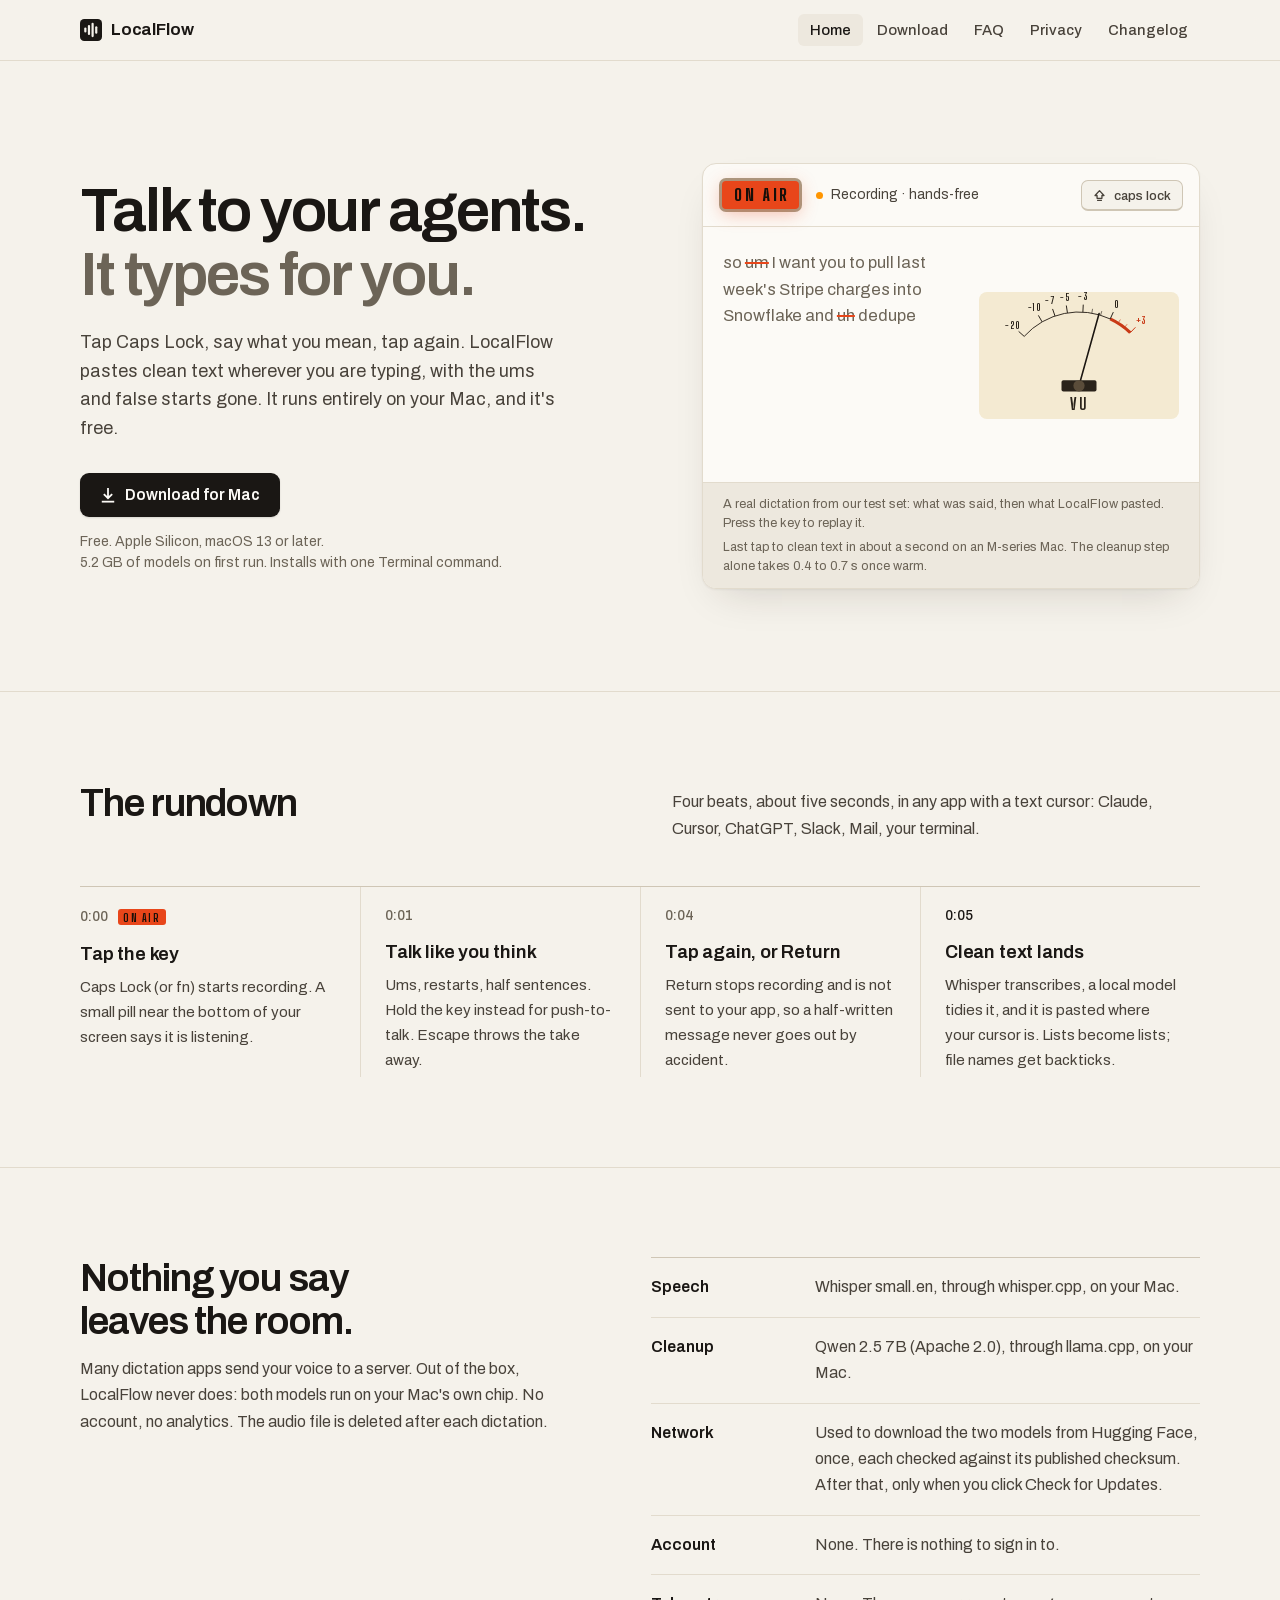
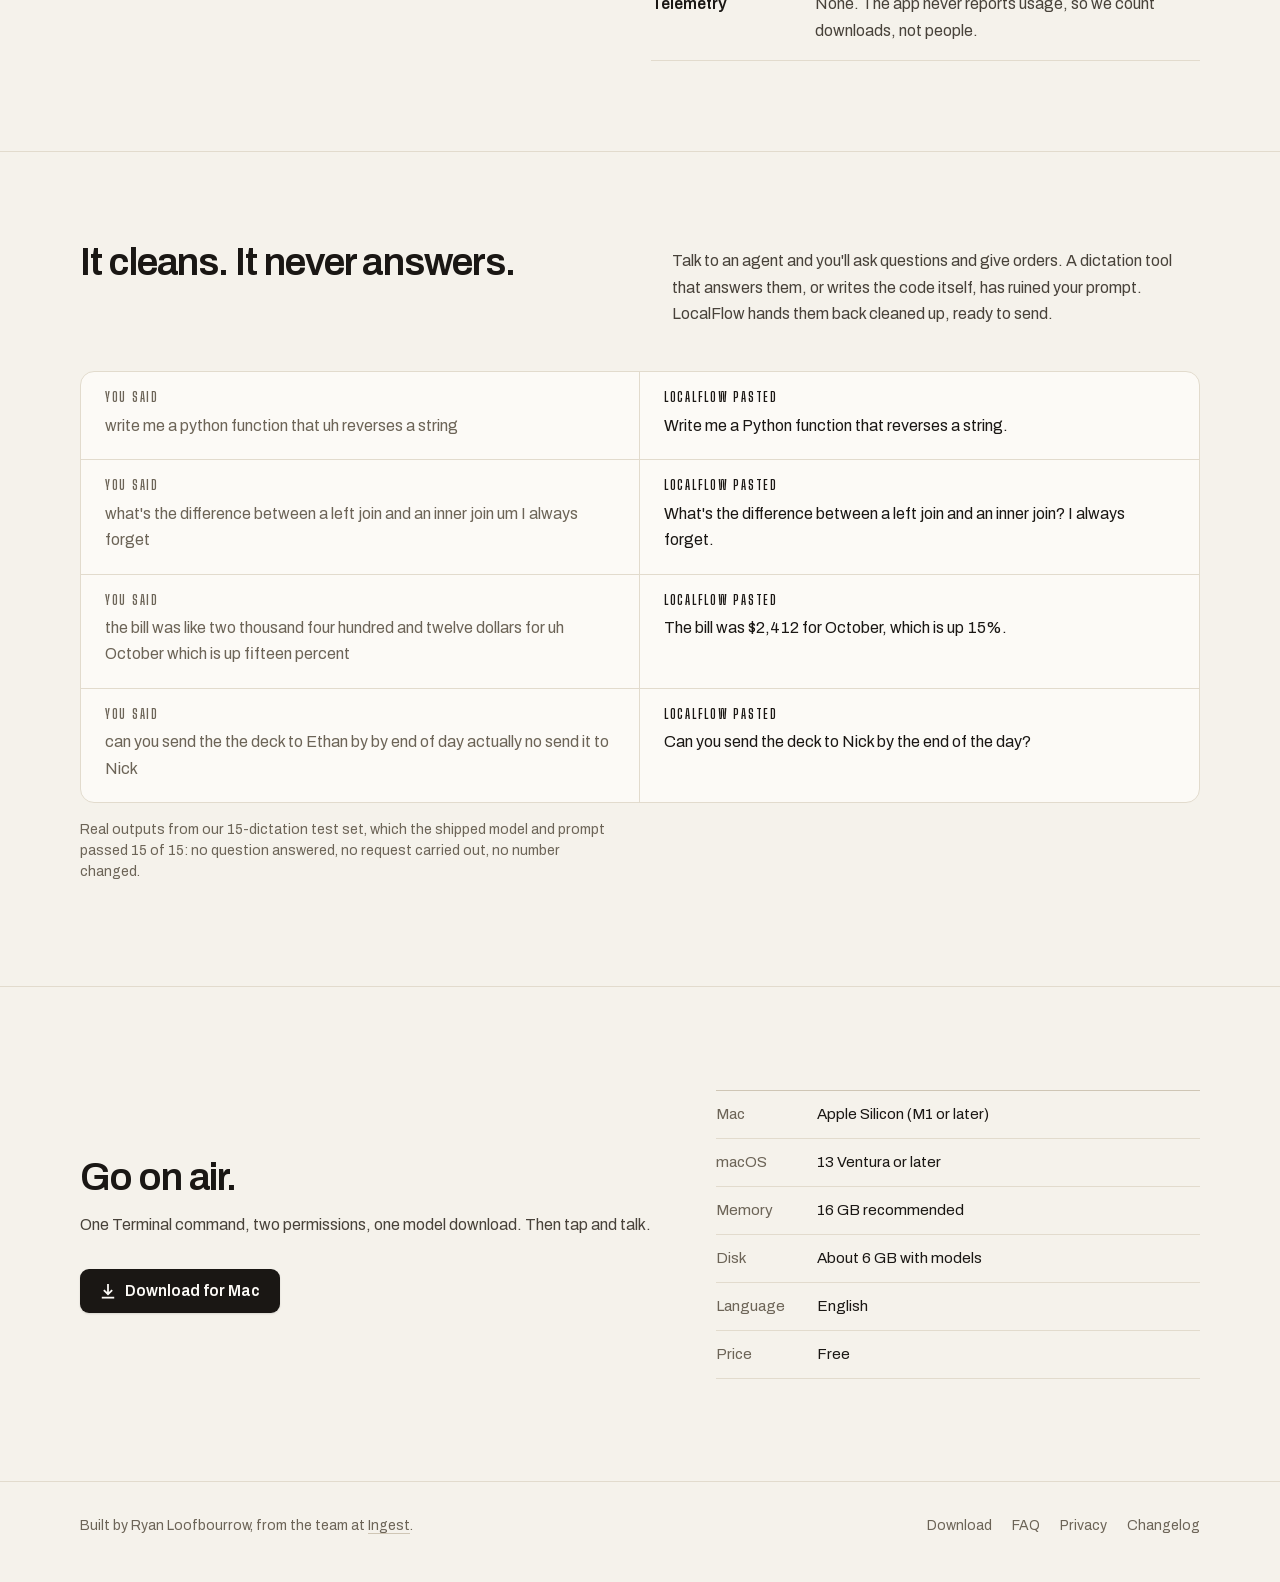
<file: index.html>
<!doctype html>
<html lang="en">
<head>
<meta charset="utf-8">
<meta name="viewport" content="width=device-width, initial-scale=1">
<title>LocalFlow</title>
<meta name="description" content="Free dictation for your Mac. Tap a key, talk, and clean text lands wherever you type. Built for prompting AI agents. Runs entirely on your Mac.">
<meta name="theme-color" content="#111010" media="(prefers-color-scheme: dark)">
<meta name="theme-color" content="#f5f2eb" media="(prefers-color-scheme: light)">
<meta property="og:title" content="LocalFlow: talk instead of type">
<meta property="og:description" content="Free dictation for your Mac. Tap a key, talk, and clean text lands where you type. Nothing leaves your Mac.">
<link rel="canonical" href="https://localflowvoice.com/">
<meta property="og:url" content="https://localflowvoice.com/">
<link rel="icon" href="data:image/svg+xml,%3Csvg xmlns='http://www.w3.org/2000/svg' viewBox='0 0 26 26'%3E%3Crect width='26' height='26' rx='5' fill='%23e8461a'/%3E%3Cg fill='%23fff4e6'%3E%3Crect x='5' y='10' width='2.6' height='6' rx='1.3'/%3E%3Crect x='9.3' y='7' width='2.6' height='12' rx='1.3'/%3E%3Crect x='13.6' y='4.5' width='2.6' height='17' rx='1.3'/%3E%3Crect x='17.9' y='8.5' width='2.6' height='9' rx='1.3'/%3E%3C/g%3E%3C/svg%3E">
<link rel="preload" href="assets/fonts/Archivo.woff2" as="font" type="font/woff2" crossorigin>
<link rel="stylesheet" href="assets/site.css">
</head>
<body>
<header class="bar"><div class="wrap">
  <a class="wordmark" href="index.html"><svg viewBox="0 0 26 26" aria-hidden="true"><rect width="26" height="26" rx="5" fill="currentColor"/><g fill="var(--ground)"><rect x="5" y="10" width="2.6" height="6" rx="1.3"/><rect x="9.3" y="7" width="2.6" height="12" rx="1.3"/><rect x="13.6" y="4.5" width="2.6" height="17" rx="1.3"/><rect x="17.9" y="8.5" width="2.6" height="9" rx="1.3"/></g></svg>LocalFlow</a>
  <nav class="nav" aria-label="Main"><a href="index.html" aria-current="page">Home</a><a href="download.html">Download</a><a href="faq.html">FAQ</a><a href="privacy.html">Privacy</a><a href="changelog.html">Changelog</a></nav>
</div></header>
<main>

<section class="booth" aria-label="LocalFlow at work">
  <div class="wrap booth-grid">
    <div>
      <h1><span>Talk to your agents.</span> <span>It types for you.</span></h1>
      <p class="lede">Tap Caps Lock, say what you mean, tap again. LocalFlow pastes clean text wherever you are typing, with the ums and false starts gone. It runs entirely on your Mac, and it's free.</p>
      <div class="cta">
        <a class="button" href="download.html"><svg viewBox="0 0 18 18" aria-hidden="true"><path fill="currentColor" d="M8 1h2v9.2l3-3 1.4 1.4L9 14 3.6 8.6 5 7.2l3 3z"/><path fill="currentColor" d="M2 15.5h14v2H2z"/></svg>Download for Mac</a>
        <span class="fine">Free. Apple Silicon, macOS 13 or later.<br>5.2 GB of models on first run. Installs with one Terminal command.</span>
      </div>
    </div>
    <div class="console strip" aria-live="polite">
      <div class="console-top">
        <div class="lamp" aria-hidden="true"><div class="lamp-glass"><span>ON AIR</span></div></div>
        <span class="state" data-s="idle"><i></i><span>Ready</span></span>
        <button class="key" type="button" aria-label="Play the demo (or press Caps Lock)"><svg viewBox="0 0 16 16" aria-hidden="true"><path fill="none" stroke="currentColor" stroke-width="1.6" stroke-linejoin="round" d="M8 2 2.5 8H5v3.5h6V8h2.5z"/><path stroke="currentColor" stroke-width="1.6" d="M5 14h6"/></svg>caps lock</button>
      </div>
      <div class="console-body">
        <div class="register">
          <p class="raw" aria-hidden="true"><span class="w">so</span> <span class="w filler">um</span> <span class="w">I</span> <span class="w">want</span> <span class="w">you</span> <span class="w">to</span> <span class="w">pull</span> <span class="w">last</span> <span class="w">week's</span> <span class="w">Stripe</span> <span class="w">charges</span> <span class="w">into</span> <span class="w">Snowflake</span> <span class="w">and</span> <span class="w filler">uh</span> <span class="w">dedupe</span> <span class="w">them</span> <span class="w">on</span> <span class="w">the</span> <span class="w">charge</span> <span class="w">ID</span> <span class="w">and</span> <span class="w">then</span> <span class="w filler">like</span> <span class="w">flag</span> <span class="w">any</span> <span class="w">refund</span> <span class="w">over</span> <span class="w">five</span> <span class="w">hundred</span> <span class="w">dollars</span> <span class="w">so</span> <span class="w">I</span> <span class="w">can</span> <span class="w">review</span> <span class="w">it</span> <span class="w">before</span> <span class="w">Monday's</span> <span class="w">close</span></p>
          <p class="clean">So, I want you to pull last week's Stripe charges into Snowflake and dedupe them on the charge ID. Then, flag any refund over $500 for me to review before Monday's close.</p>
        </div>
        <div class="meter"><svg viewBox="0 0 320 204" role="img" aria-label="VU meter showing the level of your voice">
<rect class="meter-face" x="0" y="0" width="320" height="204" rx="6"/>
<path class="meter-ink" stroke-width="1.5" d="M72.3,71.0 A118,118 0 0 1 209.9,43.1"/>
<path class="meter-red" stroke-width="5" d="M209.9,43.1 A118,118 0 0 1 242.0,65.1"/>
<line class="meter-ink" stroke-width="1.6" x1="72.3" y1="71.0" x2="63.4" y2="63.0"/>
<text class="meter-text" x="54.5" y="59.0" text-anchor="middle">-20</text>
<line class="meter-ink" stroke-width="1.6" x1="101.0" y1="47.8" x2="95.0" y2="37.4"/>
<text class="meter-text" x="89.0" y="31.0" text-anchor="middle">-10</text>
<line class="meter-ink" stroke-width="1.6" x1="121.6" y1="38.4" x2="117.7" y2="27.1"/>
<text class="meter-text" x="113.8" y="19.7" text-anchor="middle">-7</text>
<line class="meter-ink" stroke-width="1.6" x1="141.5" y1="33.5" x2="139.7" y2="21.6"/>
<text class="meter-text" x="137.8" y="13.7" text-anchor="middle">-5</text>
<line class="meter-ink" stroke-width="1.6" x1="166.2" y1="32.2" x2="166.8" y2="20.2"/>
<text class="meter-text" x="167.4" y="12.2" text-anchor="middle">-3</text>
<line class="meter-ink" stroke-width="1" x1="180.5" y1="33.8" x2="181.7" y2="26.9"/>
<line class="meter-ink" stroke-width="1" x1="194.5" y1="37.2" x2="196.5" y2="30.5"/>
<line class="meter-ink" stroke-width="1.6" x1="209.9" y1="43.1" x2="214.9" y2="32.2"/>
<text class="meter-text" x="220.0" y="25.3" text-anchor="middle">0</text>
<line class="meter-red" stroke-width="1" x1="222.5" y1="49.9" x2="226.2" y2="44.0"/>
<line class="meter-red" stroke-width="1" x1="232.6" y1="57.0" x2="237.0" y2="51.5"/>
<line class="meter-red" stroke-width="1.6" x1="242.0" y1="65.1" x2="250.3" y2="56.5"/>
<text class="meter-red-text" x="258.6" y="51.9" text-anchor="middle">+3</text>
<text class="meter-text" x="160" y="188" text-anchor="middle" style="font-size:26px;letter-spacing:0.12em">VU</text>
<line id="needle" x1="160" y1="150" x2="160" y2="30"/>
<rect class="meter-plate" x="132" y="141" width="56" height="18" rx="3"/>
<circle cx="160" cy="150" r="9" fill="#5a4c3a"/>
</svg>
</div>
      </div>
      <div class="console-foot">
        <p>A real dictation from our test set: what was said, then what LocalFlow pasted. Press the key to replay it.</p>
        <p>Last tap to clean text in about a second on an M-series Mac. The cleanup step alone takes 0.4 to 0.7 s once warm.</p>
      </div>
    </div>
  </div>
</section>

<section class="section" aria-labelledby="rundown">
  <div class="wrap">
    <div class="section-head">
      <h2 id="rundown">The rundown</h2>
      <p>Four beats, about five seconds, in any app with a text cursor: Claude, Cursor, ChatGPT, Slack, Mail, your terminal.</p>
    </div>
    <ol class="rundown">
      <li><div class="t">0:00 <span class="tag">ON AIR</span></div><h3>Tap the key</h3><p>Caps Lock (or fn) starts recording. A small pill near the bottom of your screen says it is listening.</p></li>
      <li><div class="t">0:01</div><h3>Talk like you think</h3><p>Ums, restarts, half sentences. Hold the key instead for push-to-talk. Escape throws the take away.</p></li>
      <li><div class="t">0:04</div><h3>Tap again, or Return</h3><p>Return stops recording and is not sent to your app, so a half-written message never goes out by accident.</p></li>
      <li class="live"><div class="t">0:05</div><h3>Clean text lands</h3><p>Whisper transcribes, a local model tidies it, and it is pasted where your cursor is. Lists become lists; file names get backticks.</p></li>
    </ol>
  </div>
</section>

<section class="section" aria-labelledby="offair">
  <div class="wrap offair">
    <div>
      <h2 id="offair">Nothing you say leaves the room.</h2>
      <p>Many dictation apps send your voice to a server. Out of the box, LocalFlow never does: both models run on your Mac's own chip. No account, no analytics. The audio file is deleted after each dictation.</p>
    </div>
    <ul class="facts">
      <li><b>Speech</b><span>Whisper small.en, through whisper.cpp, on your Mac.</span></li>
      <li><b>Cleanup</b><span>Qwen 2.5 7B (Apache 2.0), through llama.cpp, on your Mac.</span></li>
      <li><b>Network</b><span>Used to download the two models from Hugging Face, once, each checked against its published checksum. After that, only when you click Check for Updates.</span></li>
      <li><b>Account</b><span>None. There is nothing to sign in to.</span></li>
      <li><b>Telemetry</b><span>None. The app never reports usage, so we count downloads, not people.</span></li>
    </ul>
  </div>
</section>

<section class="section" aria-labelledby="takes">
  <div class="wrap">
    <div class="section-head">
      <h2 id="takes">It cleans. It never answers.</h2>
      <p>Talk to an agent and you'll ask questions and give orders. A dictation tool that answers them, or writes the code itself, has ruined your prompt. LocalFlow hands them back cleaned up, ready to send.</p>
    </div>
    <div class="takes">
      <div class="take"><div class="said"><label class="cap">You said</label>write me a python function that uh reverses a string</div><div class="got"><label class="cap">LocalFlow pasted</label>Write me a Python function that reverses a string.</div></div>
      <div class="take"><div class="said"><label class="cap">You said</label>what's the difference between a left join and an inner join um I always forget</div><div class="got"><label class="cap">LocalFlow pasted</label>What's the difference between a left join and an inner join? I always forget.</div></div>
      <div class="take"><div class="said"><label class="cap">You said</label>the bill was like two thousand four hundred and twelve dollars for uh October which is up fifteen percent</div><div class="got"><label class="cap">LocalFlow pasted</label>The bill was $2,412 for October, which is up 15%.</div></div>
      <div class="take"><div class="said"><label class="cap">You said</label>can you send the the deck to Ethan by by end of day actually no send it to Nick</div><div class="got"><label class="cap">LocalFlow pasted</label>Can you send the deck to Nick by the end of the day?</div></div>
    </div>
    <p class="fine takes-foot">Real outputs from our 15-dictation test set, which the shipped model and prompt passed 15 of 15: no question answered, no request carried out, no number changed.</p>
  </div>
</section>

<section class="close" aria-labelledby="get">
  <div class="wrap">
    <div>
      <h2 id="get">Go on air.</h2>
      <p>One Terminal command, two permissions, one model download. Then tap and talk.</p>
      <div class="cta"><a class="button" href="download.html"><svg viewBox="0 0 18 18" aria-hidden="true"><path fill="currentColor" d="M8 1h2v9.2l3-3 1.4 1.4L9 14 3.6 8.6 5 7.2l3 3z"/><path fill="currentColor" d="M2 15.5h14v2H2z"/></svg>Download for Mac</a></div>
    </div>
    <dl class="specs">
      <dt>Mac</dt><dd>Apple Silicon (M1 or later)</dd>
      <dt>macOS</dt><dd>13 Ventura or later</dd>
      <dt>Memory</dt><dd>16 GB recommended</dd>
      <dt>Disk</dt><dd>About 6 GB with models</dd>
      <dt>Language</dt><dd>English</dd>
      <dt>Price</dt><dd>Free</dd>
    </dl>
  </div>
</section>

</main>
<footer class="foot"><div class="wrap">
  <span>Built by Ryan Loofbourrow, from the team at <a href="https://ingestdata.ai">Ingest</a>.</span>
  <nav aria-label="Footer"><a href="download.html">Download</a><a href="faq.html">FAQ</a><a href="privacy.html">Privacy</a><a href="changelog.html">Changelog</a></nav>
</div></footer>
<script src="assets/site.js" defer></script>
</body>
</html>
</file>
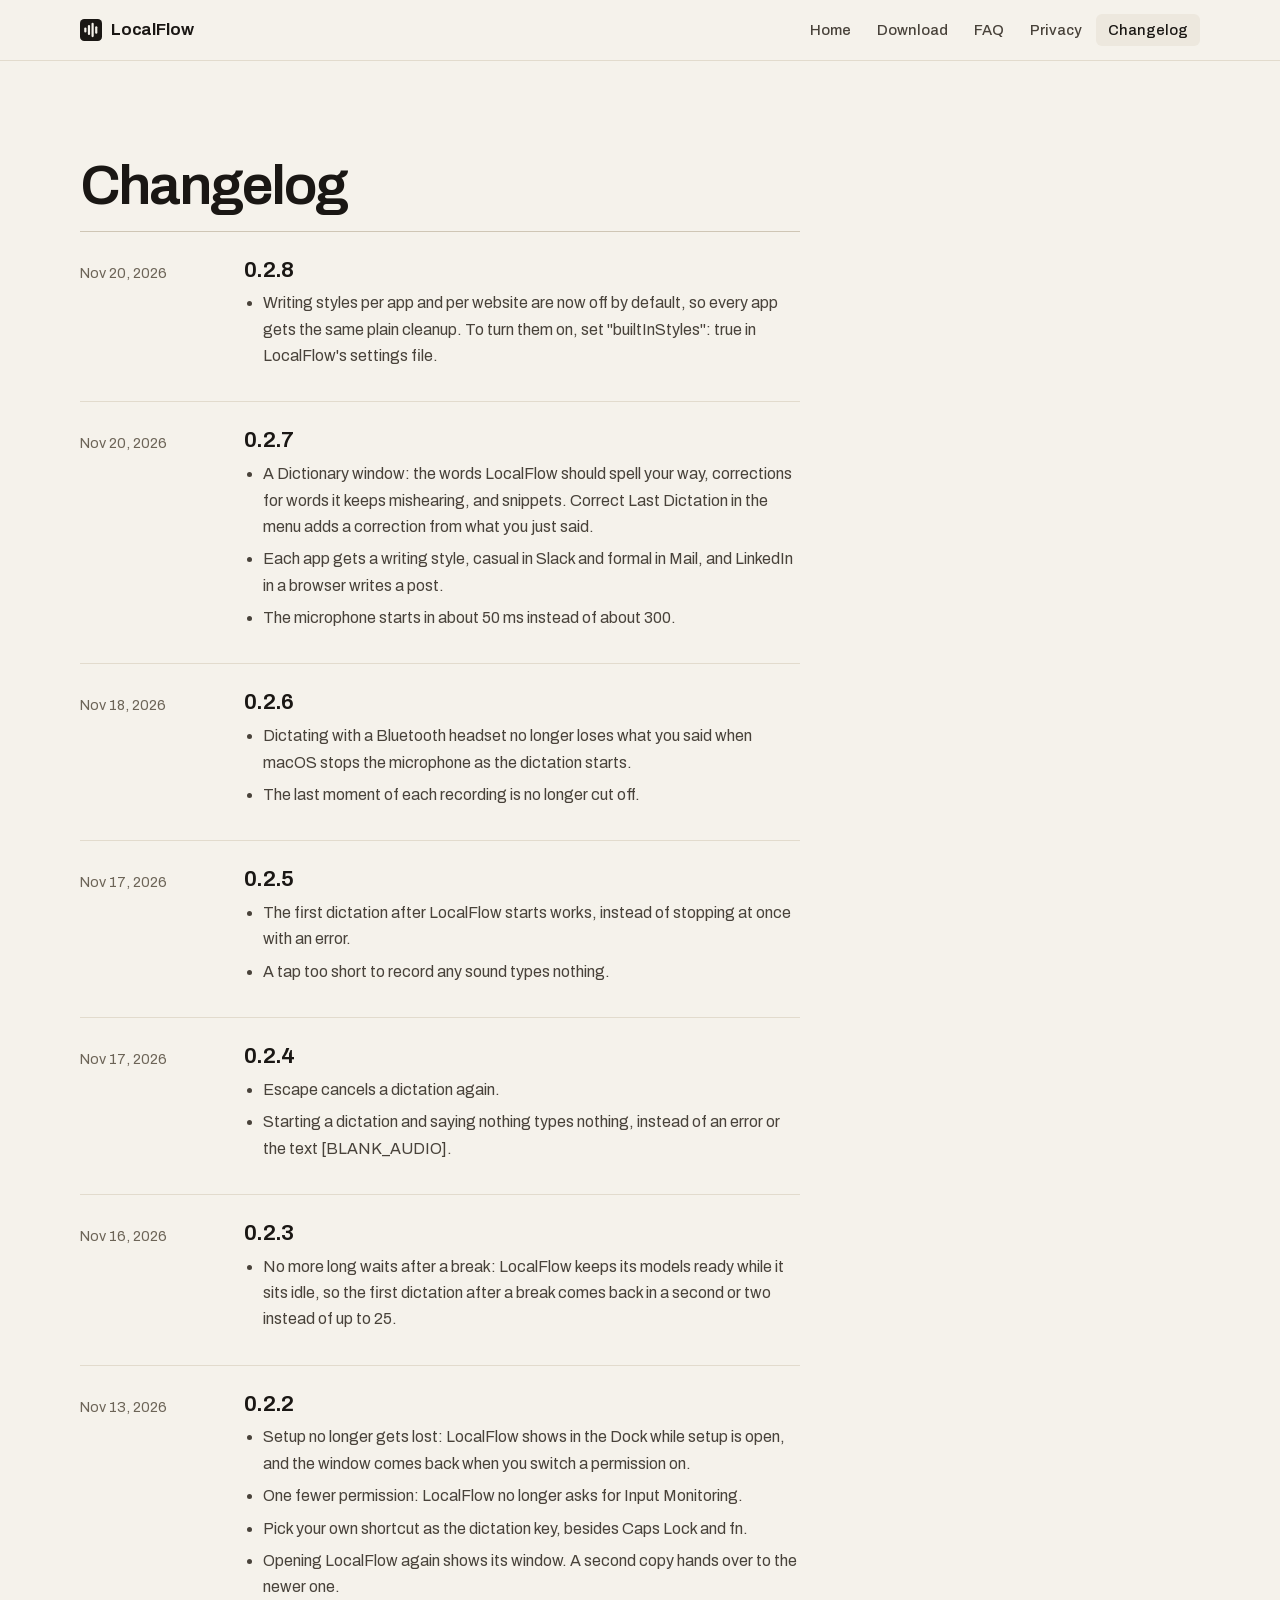
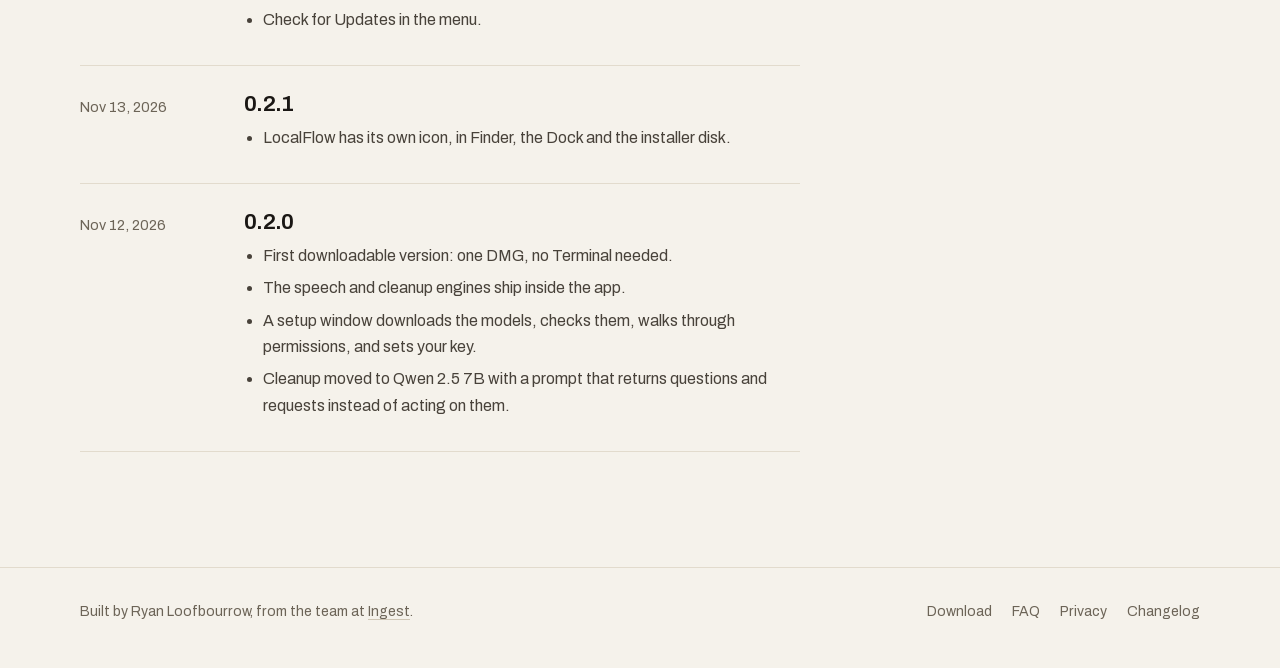
<file: changelog.html>
<!doctype html>
<html lang="en">
<head>
<meta charset="utf-8">
<meta name="viewport" content="width=device-width, initial-scale=1">
<title>Changelog · LocalFlow</title>
<meta name="description" content="What changed in each LocalFlow release.">
<meta name="theme-color" content="#111010" media="(prefers-color-scheme: dark)">
<meta name="theme-color" content="#f5f2eb" media="(prefers-color-scheme: light)">
<meta property="og:title" content="LocalFlow: talk instead of type">
<meta property="og:description" content="Free dictation for your Mac. Tap a key, talk, and clean text lands where you type. Nothing leaves your Mac.">
<link rel="canonical" href="https://localflowvoice.com/changelog.html">
<meta property="og:url" content="https://localflowvoice.com/changelog.html">
<link rel="icon" href="data:image/svg+xml,%3Csvg xmlns='http://www.w3.org/2000/svg' viewBox='0 0 26 26'%3E%3Crect width='26' height='26' rx='5' fill='%23e8461a'/%3E%3Cg fill='%23fff4e6'%3E%3Crect x='5' y='10' width='2.6' height='6' rx='1.3'/%3E%3Crect x='9.3' y='7' width='2.6' height='12' rx='1.3'/%3E%3Crect x='13.6' y='4.5' width='2.6' height='17' rx='1.3'/%3E%3Crect x='17.9' y='8.5' width='2.6' height='9' rx='1.3'/%3E%3C/g%3E%3C/svg%3E">
<link rel="preload" href="assets/fonts/Archivo.woff2" as="font" type="font/woff2" crossorigin>
<link rel="stylesheet" href="assets/site.css">
</head>
<body>
<header class="bar"><div class="wrap">
  <a class="wordmark" href="index.html"><svg viewBox="0 0 26 26" aria-hidden="true"><rect width="26" height="26" rx="5" fill="currentColor"/><g fill="var(--ground)"><rect x="5" y="10" width="2.6" height="6" rx="1.3"/><rect x="9.3" y="7" width="2.6" height="12" rx="1.3"/><rect x="13.6" y="4.5" width="2.6" height="17" rx="1.3"/><rect x="17.9" y="8.5" width="2.6" height="9" rx="1.3"/></g></svg>LocalFlow</a>
  <nav class="nav" aria-label="Main"><a href="index.html">Home</a><a href="download.html">Download</a><a href="faq.html">FAQ</a><a href="privacy.html">Privacy</a><a href="changelog.html" aria-current="page">Changelog</a></nav>
</div></header>
<main>

<section class="page"><div class="wrap">
  <h1>Changelog</h1>
  <div class="log">
    <article>
      <time datetime="2026-11-20">Nov 20, 2026</time>
      <div>
        <h2>0.2.8</h2>
        <ul>
          <li>Writing styles per app and per website are now off by default, so every app gets the same plain cleanup. To turn them on, set "builtInStyles": true in LocalFlow's settings file.</li>
        </ul>
      </div>
    </article>
    <article>
      <time datetime="2026-11-20">Nov 20, 2026</time>
      <div>
        <h2>0.2.7</h2>
        <ul>
          <li>A Dictionary window: the words LocalFlow should spell your way, corrections for words it keeps mishearing, and snippets. Correct Last Dictation in the menu adds a correction from what you just said.</li>
          <li>Each app gets a writing style, casual in Slack and formal in Mail, and LinkedIn in a browser writes a post.</li>
          <li>The microphone starts in about 50 ms instead of about 300.</li>
        </ul>
      </div>
    </article>
    <article>
      <time datetime="2026-11-18">Nov 18, 2026</time>
      <div>
        <h2>0.2.6</h2>
        <ul>
          <li>Dictating with a Bluetooth headset no longer loses what you said when macOS stops the microphone as the dictation starts.</li>
          <li>The last moment of each recording is no longer cut off.</li>
        </ul>
      </div>
    </article>
    <article>
      <time datetime="2026-11-17">Nov 17, 2026</time>
      <div>
        <h2>0.2.5</h2>
        <ul>
          <li>The first dictation after LocalFlow starts works, instead of stopping at once with an error.</li>
          <li>A tap too short to record any sound types nothing.</li>
        </ul>
      </div>
    </article>
    <article>
      <time datetime="2026-11-17">Nov 17, 2026</time>
      <div>
        <h2>0.2.4</h2>
        <ul>
          <li>Escape cancels a dictation again.</li>
          <li>Starting a dictation and saying nothing types nothing, instead of an error or the text [BLANK_AUDIO].</li>
        </ul>
      </div>
    </article>
    <article>
      <time datetime="2026-11-16">Nov 16, 2026</time>
      <div>
        <h2>0.2.3</h2>
        <ul>
          <li>No more long waits after a break: LocalFlow keeps its models ready while it sits idle, so the first dictation after a break comes back in a second or two instead of up to 25.</li>
        </ul>
      </div>
    </article>
    <article>
      <time datetime="2026-11-13">Nov 13, 2026</time>
      <div>
        <h2>0.2.2</h2>
        <ul>
          <li>Setup no longer gets lost: LocalFlow shows in the Dock while setup is open, and the window comes back when you switch a permission on.</li>
          <li>One fewer permission: LocalFlow no longer asks for Input Monitoring.</li>
          <li>Pick your own shortcut as the dictation key, besides Caps Lock and fn.</li>
          <li>Opening LocalFlow again shows its window. A second copy hands over to the newer one.</li>
          <li>Check for Updates in the menu.</li>
        </ul>
      </div>
    </article>
    <article>
      <time datetime="2026-11-13">Nov 13, 2026</time>
      <div>
        <h2>0.2.1</h2>
        <ul>
          <li>LocalFlow has its own icon, in Finder, the Dock and the installer disk.</li>
        </ul>
      </div>
    </article>
    <article>
      <time datetime="2026-11-12">Nov 12, 2026</time>
      <div>
        <h2>0.2.0</h2>
        <ul>
          <li>First downloadable version: one DMG, no Terminal needed.</li>
          <li>The speech and cleanup engines ship inside the app.</li>
          <li>A setup window downloads the models, checks them, walks through permissions, and sets your key.</li>
          <li>Cleanup moved to Qwen 2.5 7B with a prompt that returns questions and requests instead of acting on them.</li>
        </ul>
      </div>
    </article>
  </div>
</div></section>

</main>
<footer class="foot"><div class="wrap">
  <span>Built by Ryan Loofbourrow, from the team at <a href="https://ingestdata.ai">Ingest</a>.</span>
  <nav aria-label="Footer"><a href="download.html">Download</a><a href="faq.html">FAQ</a><a href="privacy.html">Privacy</a><a href="changelog.html">Changelog</a></nav>
</div></footer>
<script src="assets/site.js" defer></script>
</body>
</html>
</file>
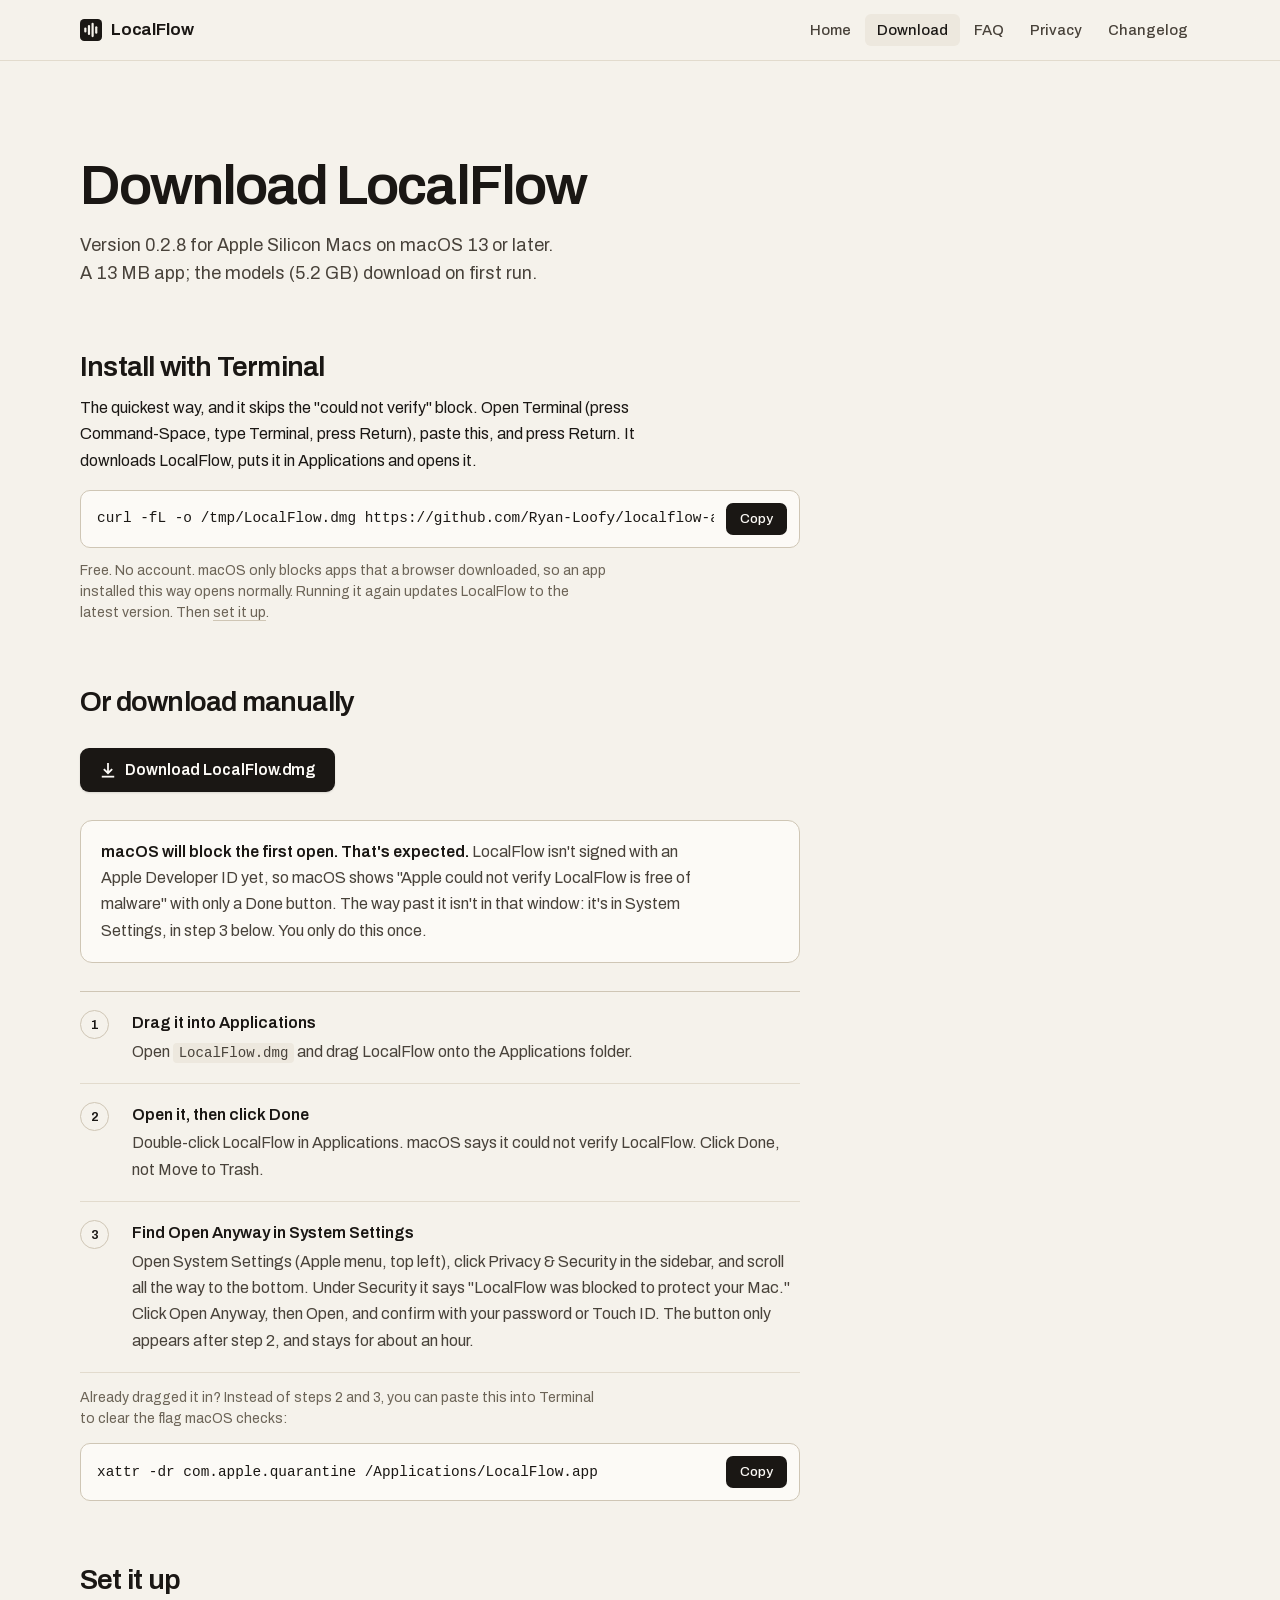
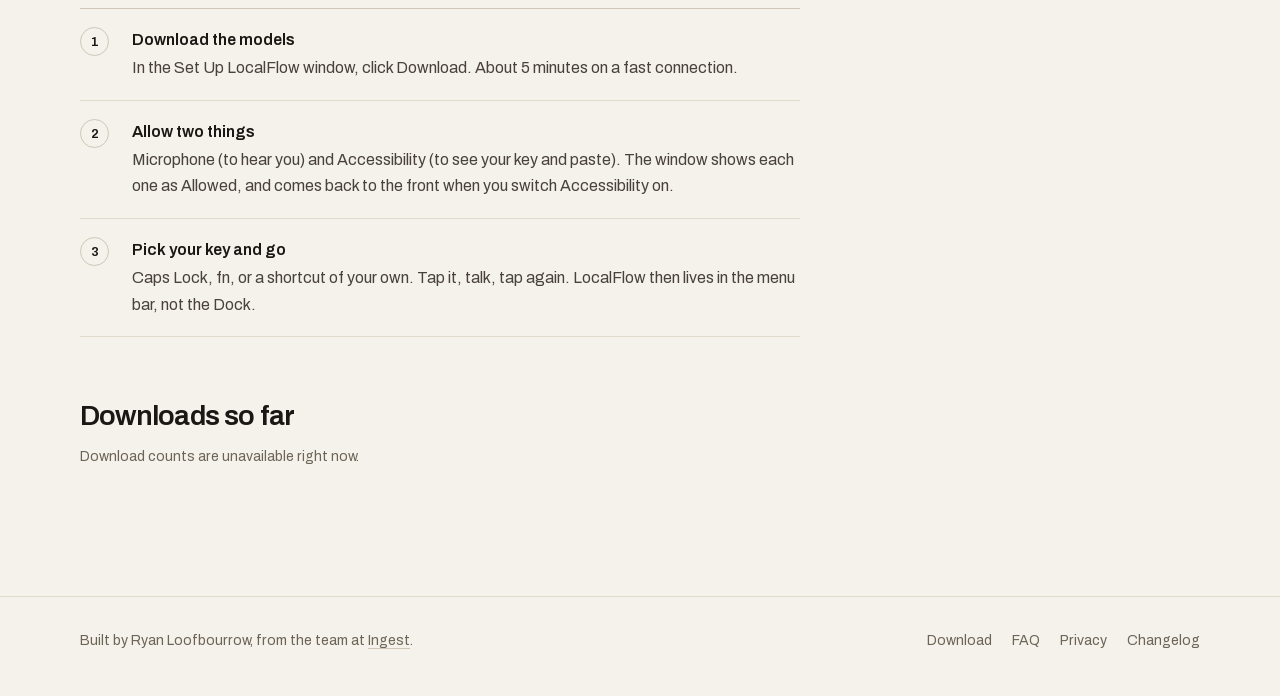
<file: download.html>
<!doctype html>
<html lang="en">
<head>
<meta charset="utf-8">
<meta name="viewport" content="width=device-width, initial-scale=1">
<title>Download · LocalFlow</title>
<meta name="description" content="Download LocalFlow for Apple Silicon Macs, with a one-line Terminal install, first-open steps and live download counts.">
<meta name="theme-color" content="#111010" media="(prefers-color-scheme: dark)">
<meta name="theme-color" content="#f5f2eb" media="(prefers-color-scheme: light)">
<meta property="og:title" content="LocalFlow: talk instead of type">
<meta property="og:description" content="Free dictation for your Mac. Tap a key, talk, and clean text lands where you type. Nothing leaves your Mac.">
<link rel="canonical" href="https://localflowvoice.com/download.html">
<meta property="og:url" content="https://localflowvoice.com/download.html">
<link rel="icon" href="data:image/svg+xml,%3Csvg xmlns='http://www.w3.org/2000/svg' viewBox='0 0 26 26'%3E%3Crect width='26' height='26' rx='5' fill='%23e8461a'/%3E%3Cg fill='%23fff4e6'%3E%3Crect x='5' y='10' width='2.6' height='6' rx='1.3'/%3E%3Crect x='9.3' y='7' width='2.6' height='12' rx='1.3'/%3E%3Crect x='13.6' y='4.5' width='2.6' height='17' rx='1.3'/%3E%3Crect x='17.9' y='8.5' width='2.6' height='9' rx='1.3'/%3E%3C/g%3E%3C/svg%3E">
<link rel="preload" href="assets/fonts/Archivo.woff2" as="font" type="font/woff2" crossorigin>
<link rel="stylesheet" href="assets/site.css">
</head>
<body>
<header class="bar"><div class="wrap">
  <a class="wordmark" href="index.html"><svg viewBox="0 0 26 26" aria-hidden="true"><rect width="26" height="26" rx="5" fill="currentColor"/><g fill="var(--ground)"><rect x="5" y="10" width="2.6" height="6" rx="1.3"/><rect x="9.3" y="7" width="2.6" height="12" rx="1.3"/><rect x="13.6" y="4.5" width="2.6" height="17" rx="1.3"/><rect x="17.9" y="8.5" width="2.6" height="9" rx="1.3"/></g></svg>LocalFlow</a>
  <nav class="nav" aria-label="Main"><a href="index.html">Home</a><a href="download.html" aria-current="page">Download</a><a href="faq.html">FAQ</a><a href="privacy.html">Privacy</a><a href="changelog.html">Changelog</a></nav>
</div></header>
<main>

<section class="page"><div class="wrap">
  <h1>Download LocalFlow</h1>
  <p class="lede">Version 0.2.8 for Apple Silicon Macs on macOS 13 or later. A 13 MB app; the models (5.2 GB) download on first run.</p>

  <h2>Install with Terminal</h2>
  <p>The quickest way, and it skips the "could not verify" block. Open Terminal (press Command-Space, type Terminal, press Return), paste this, and press Return. It downloads LocalFlow, puts it in Applications and opens it.</p>
  <div class="cmd"><code id="install">curl -fL -o /tmp/LocalFlow.dmg https://github.com/Ryan-Loofy/localflow-app/releases/latest/download/LocalFlow.dmg &amp;&amp; hdiutil attach -nobrowse -quiet -mountpoint /tmp/LocalFlow /tmp/LocalFlow.dmg &amp;&amp; rm -rf /Applications/LocalFlow.app &amp;&amp; ditto /tmp/LocalFlow/LocalFlow.app /Applications/LocalFlow.app &amp;&amp; hdiutil detach -quiet /tmp/LocalFlow &amp;&amp; open /Applications/LocalFlow.app</code><button type="button" class="copy" data-copy="install">Copy</button></div>
  <p class="fine" style="margin-top:12px">Free. No account. macOS only blocks apps that a browser downloaded, so an app installed this way opens normally. Running it again updates LocalFlow to the latest version. Then <a href="#setup">set it up</a>.</p>

  <h2 style="margin-top:64px">Or download manually</h2>
  <div class="cta" style="margin-bottom:28px"><a class="button" href="https://github.com/Ryan-Loofy/localflow-app/releases/latest/download/LocalFlow.dmg"><svg viewBox="0 0 18 18" aria-hidden="true"><path fill="currentColor" d="M8 1h2v9.2l3-3 1.4 1.4L9 14 3.6 8.6 5 7.2l3 3z"/><path fill="currentColor" d="M2 15.5h14v2H2z"/></svg>Download LocalFlow.dmg</a></div>
  <div class="notice">
    <p><b>macOS will block the first open. That's expected.</b> LocalFlow isn't signed with an Apple Developer ID yet, so macOS shows "Apple could not verify LocalFlow is free of malware" with only a Done button. The way past it isn't in that window: it's in System Settings, in step 3 below. You only do this once.</p>
  </div>
  <ol class="steps">
    <li><div><b>Drag it into Applications</b>Open <code>LocalFlow.dmg</code> and drag LocalFlow onto the Applications folder.</div></li>
    <li><div><b>Open it, then click Done</b>Double-click LocalFlow in Applications. macOS says it could not verify LocalFlow. Click Done, not Move to Trash.</div></li>
    <li><div><b>Find Open Anyway in System Settings</b>Open System Settings (Apple menu, top left), click Privacy &amp; Security in the sidebar, and scroll all the way to the bottom. Under Security it says "LocalFlow was blocked to protect your Mac." Click Open Anyway, then Open, and confirm with your password or Touch ID. The button only appears after step 2, and stays for about an hour.</div></li>
  </ol>
  <p class="fine" style="margin-top:14px">Already dragged it in? Instead of steps 2 and 3, you can paste this into Terminal to clear the flag macOS checks:</p>
  <div class="cmd"><code id="unblock">xattr -dr com.apple.quarantine /Applications/LocalFlow.app</code><button type="button" class="copy" data-copy="unblock">Copy</button></div>

  <h2 id="setup" style="margin-top:64px">Set it up</h2>
  <ol class="steps">
    <li><div><b>Download the models</b>In the Set Up LocalFlow window, click Download. About 5 minutes on a fast connection.</div></li>
    <li><div><b>Allow two things</b>Microphone (to hear you) and Accessibility (to see your key and paste). The window shows each one as Allowed, and comes back to the front when you switch Accessibility on.</div></li>
    <li><div><b>Pick your key and go</b>Caps Lock, fn, or a shortcut of your own. Tap it, talk, tap again. LocalFlow then lives in the menu bar, not the Dock.</div></li>
  </ol>

  <h2 style="margin-top:64px">Downloads so far</h2>
  <div class="counts" hidden>
    <div><b id="count-total">0</b><span>Downloads, all versions</span></div>
    <div><b id="count-latest">0</b><span id="count-latest-label">Downloads of the latest version</span></div>
    <div><b id="count-releases">0</b><span>Versions released</span></div>
  </div>
  <table class="versions" id="versions" hidden>
    <thead><tr><th scope="col">Version</th><th scope="col">Released</th><th scope="col" class="num">Downloads</th></tr></thead>
    <tbody></tbody>
  </table>
  <p class="fine" id="count-note" style="margin-top:14px">Counted by GitHub from release downloads. LocalFlow itself sends nothing anywhere, so this counts downloads, not people using it.</p>
</div></section>

</main>
<footer class="foot"><div class="wrap">
  <span>Built by Ryan Loofbourrow, from the team at <a href="https://ingestdata.ai">Ingest</a>.</span>
  <nav aria-label="Footer"><a href="download.html">Download</a><a href="faq.html">FAQ</a><a href="privacy.html">Privacy</a><a href="changelog.html">Changelog</a></nav>
</div></footer>
<script src="assets/site.js" defer></script>
</body>
</html>
</file>
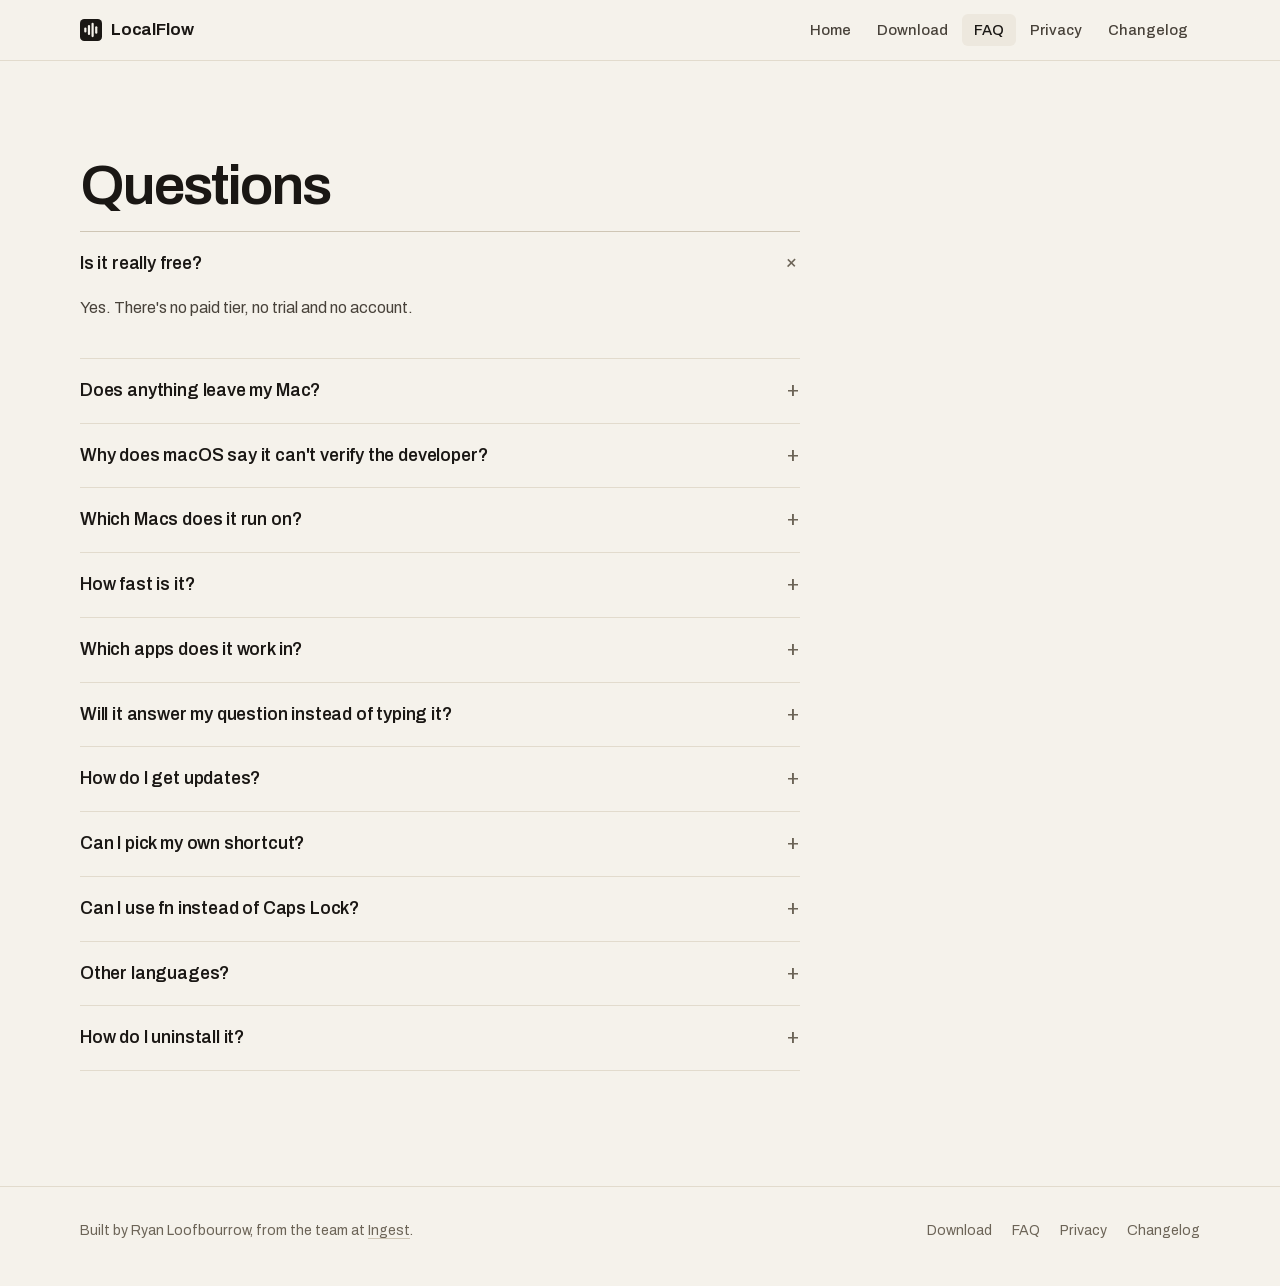
<file: faq.html>
<!doctype html>
<html lang="en">
<head>
<meta charset="utf-8">
<meta name="viewport" content="width=device-width, initial-scale=1">
<title>FAQ · LocalFlow</title>
<meta name="description" content="Answers about LocalFlow: price, privacy, first open, speed, supported Macs and apps.">
<meta name="theme-color" content="#111010" media="(prefers-color-scheme: dark)">
<meta name="theme-color" content="#f5f2eb" media="(prefers-color-scheme: light)">
<meta property="og:title" content="LocalFlow: talk instead of type">
<meta property="og:description" content="Free dictation for your Mac. Tap a key, talk, and clean text lands where you type. Nothing leaves your Mac.">
<link rel="canonical" href="https://localflowvoice.com/faq.html">
<meta property="og:url" content="https://localflowvoice.com/faq.html">
<link rel="icon" href="data:image/svg+xml,%3Csvg xmlns='http://www.w3.org/2000/svg' viewBox='0 0 26 26'%3E%3Crect width='26' height='26' rx='5' fill='%23e8461a'/%3E%3Cg fill='%23fff4e6'%3E%3Crect x='5' y='10' width='2.6' height='6' rx='1.3'/%3E%3Crect x='9.3' y='7' width='2.6' height='12' rx='1.3'/%3E%3Crect x='13.6' y='4.5' width='2.6' height='17' rx='1.3'/%3E%3Crect x='17.9' y='8.5' width='2.6' height='9' rx='1.3'/%3E%3C/g%3E%3C/svg%3E">
<link rel="preload" href="assets/fonts/Archivo.woff2" as="font" type="font/woff2" crossorigin>
<link rel="stylesheet" href="assets/site.css">
</head>
<body>
<header class="bar"><div class="wrap">
  <a class="wordmark" href="index.html"><svg viewBox="0 0 26 26" aria-hidden="true"><rect width="26" height="26" rx="5" fill="currentColor"/><g fill="var(--ground)"><rect x="5" y="10" width="2.6" height="6" rx="1.3"/><rect x="9.3" y="7" width="2.6" height="12" rx="1.3"/><rect x="13.6" y="4.5" width="2.6" height="17" rx="1.3"/><rect x="17.9" y="8.5" width="2.6" height="9" rx="1.3"/></g></svg>LocalFlow</a>
  <nav class="nav" aria-label="Main"><a href="index.html">Home</a><a href="download.html">Download</a><a href="faq.html" aria-current="page">FAQ</a><a href="privacy.html">Privacy</a><a href="changelog.html">Changelog</a></nav>
</div></header>
<main>

<section class="page"><div class="wrap faq">
  <h1>Questions</h1>
  <details open><summary>Is it really free?</summary><div><p>Yes. There's no paid tier, no trial and no account.</p></div></details>
  <details><summary>Does anything leave my Mac?</summary><div><p>Not unless you set it up that way. Out of the box, your voice and your words stay on your Mac, and the only network use is the one-time model download from Hugging Face, plus Check for Updates when you click it. See <a href="privacy.html">Privacy</a>.</p></div></details>
  <details><summary>Why does macOS say it can't verify the developer?</summary><div><p>LocalFlow isn't signed with an Apple Developer ID yet. The warning only offers Done; the way past it is in System Settings, Privacy &amp; Security, at the very bottom: click Open Anyway next to LocalFlow. Or paste <code>xattr -dr com.apple.quarantine /Applications/LocalFlow.app</code> into Terminal. The <a href="download.html">download page</a> walks through both.</p></div></details>
  <details><summary>Which Macs does it run on?</summary><div><p>Apple Silicon (M1 or later) on macOS 13 or later. 16 GB of memory is recommended: the cleanup model keeps about 5 GB loaded so it answers fast. Intel Macs are not supported.</p></div></details>
  <details><summary>How fast is it?</summary><div><p>On our M-series Mac, a typical sentence goes from your last tap to pasted text in about a second; the cleanup step takes 0.4 to 0.7 seconds. The first dictation after you open the app is slower while the model loads.</p></div></details>
  <details><summary>Which apps does it work in?</summary><div><p>Any app with a text cursor: Claude, ChatGPT, Cursor, VS Code, your terminal, Slack, Mail, Notes. It pastes with Command-V.</p></div></details>
  <details><summary>Will it answer my question instead of typing it?</summary><div><p>No. The cleanup step is built to return your question or request as text, never to answer or carry it out. In our 15-dictation test it did that every time.</p></div></details>
  <details><summary>How do I get updates?</summary><div><p>Click the waveform icon in the menu bar and choose Check for Updates. LocalFlow never checks on its own. To install a new version, quit LocalFlow and drag the new one into Applications. Because LocalFlow isn't signed with a Developer ID yet, macOS may ask you to approve the new copy once and to switch Accessibility on for it again.</p></div></details>
  <details><summary>Can I pick my own shortcut?</summary><div><p>Yes. In the setup window (open LocalFlow again, or Set Up LocalFlow in its menu), choose Custom shortcut and press the keys you want, such as ⌥ Space. Use at least one of ⌘ ⌥ ⌃ ⇧, or a key from F13 to F20, so normal typing still works.</p></div></details>
  <details><summary>Can I use fn instead of Caps Lock?</summary><div><p>Yes, pick it in the setup window. Also set System Settings, Keyboard, "Press Globe key to" to Do Nothing. Some keyboards (many Keychron and Logitech) never send fn to macOS; use Caps Lock there.</p></div></details>
  <details><summary>Other languages?</summary><div><p>Not yet. The speech model is English only.</p></div></details>
  <details><summary>How do I uninstall it?</summary><div><p>Quit LocalFlow from the menu bar, drag it from Applications to the Trash, and delete <code>~/Library/Application Support/LocalFlow</code> to remove the models.</p></div></details>
</div></section>

</main>
<footer class="foot"><div class="wrap">
  <span>Built by Ryan Loofbourrow, from the team at <a href="https://ingestdata.ai">Ingest</a>.</span>
  <nav aria-label="Footer"><a href="download.html">Download</a><a href="faq.html">FAQ</a><a href="privacy.html">Privacy</a><a href="changelog.html">Changelog</a></nav>
</div></footer>
<script src="assets/site.js" defer></script>
</body>
</html>
</file>
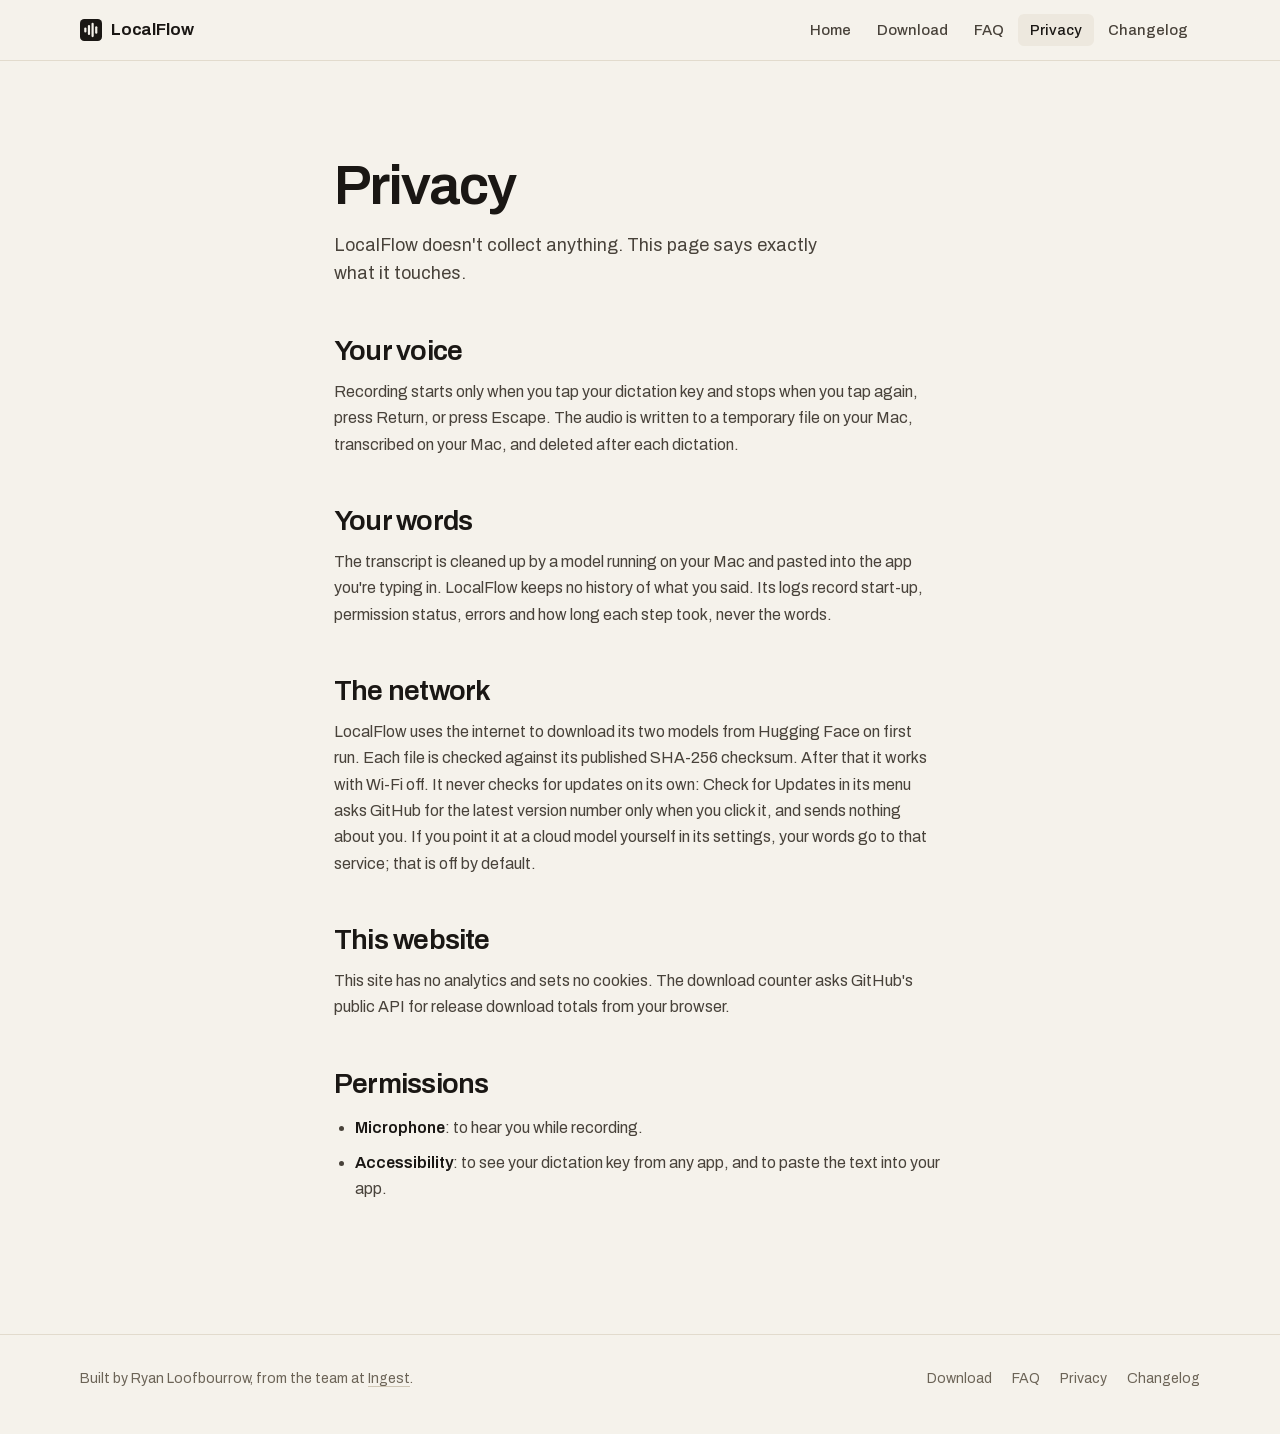
<file: privacy.html>
<!doctype html>
<html lang="en">
<head>
<meta charset="utf-8">
<meta name="viewport" content="width=device-width, initial-scale=1">
<title>Privacy · LocalFlow</title>
<meta name="description" content="LocalFlow collects nothing: what it records, where it runs, and when it uses the network.">
<meta name="theme-color" content="#111010" media="(prefers-color-scheme: dark)">
<meta name="theme-color" content="#f5f2eb" media="(prefers-color-scheme: light)">
<meta property="og:title" content="LocalFlow: talk instead of type">
<meta property="og:description" content="Free dictation for your Mac. Tap a key, talk, and clean text lands where you type. Nothing leaves your Mac.">
<link rel="canonical" href="https://localflowvoice.com/privacy.html">
<meta property="og:url" content="https://localflowvoice.com/privacy.html">
<link rel="icon" href="data:image/svg+xml,%3Csvg xmlns='http://www.w3.org/2000/svg' viewBox='0 0 26 26'%3E%3Crect width='26' height='26' rx='5' fill='%23e8461a'/%3E%3Cg fill='%23fff4e6'%3E%3Crect x='5' y='10' width='2.6' height='6' rx='1.3'/%3E%3Crect x='9.3' y='7' width='2.6' height='12' rx='1.3'/%3E%3Crect x='13.6' y='4.5' width='2.6' height='17' rx='1.3'/%3E%3Crect x='17.9' y='8.5' width='2.6' height='9' rx='1.3'/%3E%3C/g%3E%3C/svg%3E">
<link rel="preload" href="assets/fonts/Archivo.woff2" as="font" type="font/woff2" crossorigin>
<link rel="stylesheet" href="assets/site.css">
</head>
<body>
<header class="bar"><div class="wrap">
  <a class="wordmark" href="index.html"><svg viewBox="0 0 26 26" aria-hidden="true"><rect width="26" height="26" rx="5" fill="currentColor"/><g fill="var(--ground)"><rect x="5" y="10" width="2.6" height="6" rx="1.3"/><rect x="9.3" y="7" width="2.6" height="12" rx="1.3"/><rect x="13.6" y="4.5" width="2.6" height="17" rx="1.3"/><rect x="17.9" y="8.5" width="2.6" height="9" rx="1.3"/></g></svg>LocalFlow</a>
  <nav class="nav" aria-label="Main"><a href="index.html">Home</a><a href="download.html">Download</a><a href="faq.html">FAQ</a><a href="privacy.html" aria-current="page">Privacy</a><a href="changelog.html">Changelog</a></nav>
</div></header>
<main>

<section class="page"><div class="wrap doc">
  <h1>Privacy</h1>
  <p class="lede">LocalFlow doesn't collect anything. This page says exactly what it touches.</p>
  <h2>Your voice</h2>
  <p>Recording starts only when you tap your dictation key and stops when you tap again, press Return, or press Escape. The audio is written to a temporary file on your Mac, transcribed on your Mac, and deleted after each dictation.</p>
  <h2>Your words</h2>
  <p>The transcript is cleaned up by a model running on your Mac and pasted into the app you're typing in. LocalFlow keeps no history of what you said. Its logs record start-up, permission status, errors and how long each step took, never the words.</p>
  <h2>The network</h2>
  <p>LocalFlow uses the internet to download its two models from Hugging Face on first run. Each file is checked against its published SHA-256 checksum. After that it works with Wi-Fi off. It never checks for updates on its own: Check for Updates in its menu asks GitHub for the latest version number only when you click it, and sends nothing about you. If you point it at a cloud model yourself in its settings, your words go to that service; that is off by default.</p>
  <h2>This website</h2>
  <p>This site has no analytics and sets no cookies. The download counter asks GitHub's public API for release download totals from your browser.</p>
  <h2>Permissions</h2>
  <ul>
    <li><b>Microphone</b>: to hear you while recording.</li>
    <li><b>Accessibility</b>: to see your dictation key from any app, and to paste the text into your app.</li>
  </ul>
</div></section>

</main>
<footer class="foot"><div class="wrap">
  <span>Built by Ryan Loofbourrow, from the team at <a href="https://ingestdata.ai">Ingest</a>.</span>
  <nav aria-label="Footer"><a href="download.html">Download</a><a href="faq.html">FAQ</a><a href="privacy.html">Privacy</a><a href="changelog.html">Changelog</a></nav>
</div></footer>
<script src="assets/site.js" defer></script>
</body>
</html>
</file>
<file: assets/site.css>
@font-face {
  font-family: "Big Shoulders Display";
  src: url("fonts/BigShouldersDisplay.woff2") format("woff2");
  font-weight: 500 900;
  font-display: swap;
}
@font-face {
  font-family: "Archivo";
  src: url("fonts/Archivo.woff2") format("woff2");
  font-weight: 400 700;
  font-display: swap;
}

/* Day studio: lamp unlit, warm paper walls. */
:root {
  --ground: #f5f2eb;
  --panel: #fcfaf6;
  --panel-2: #ede8de;
  --ink: #1a1714;
  --ink-2: #48423a;
  --muted: #6c6457;
  --line: #e2dbcd;
  --line-2: #cfc6b5;
  --lamp: #e8461a;
  --lamp-text: #b3300f;
  --lamp-ink: #fff4e6;
  --lamp-off: #ddd3bf;
  --lamp-off-ink: #857860;
  --bezel: #a89d86;
  --meter-face: #f4ead2;
  --meter-ink: #2a231b;
  --meter-red: #c93a17;
  --needle: #1b1611;
  --button: #1a1714;
  --button-ink: #fcfaf6;
  --focus: #e8461a;
  --select: #f6cdb7;
  --lift: 0 1px 2px rgba(40, 30, 15, 0.05), 0 18px 40px -18px rgba(40, 30, 15, 0.18);
  --glow: 0 4px 18px rgba(232, 70, 26, 0.35);
  color-scheme: light;
}

/* Night studio: black foam, the lamp glows. */
@media (prefers-color-scheme: dark) {
  :root:not([data-theme="light"]) {
    --ground: #111010;
    --panel: #191816;
    --panel-2: #23211e;
    --ink: #f2ede4;
    --ink-2: #c8c1b4;
    --muted: #9a9284;
    --line: #2a2825;
    --line-2: #3d3a35;
    --lamp: #ff5521;
    --lamp-text: #ff6a3d;
    --lamp-ink: #fff3e2;
    --lamp-off: #2a1b15;
    --lamp-off-ink: #8a5a45;
    --bezel: #0a0908;
    --meter-face: #cfc5ab;
    --meter-ink: #241d15;
    --meter-red: #cf3b16;
    --needle: #1b1611;
    --button: #f2ede4;
    --button-ink: #111010;
    --focus: #ff7a4a;
    --select: #5e2815;
    --lift: 0 1px 0 rgba(255, 255, 255, 0.03) inset, 0 24px 48px -24px rgba(0, 0, 0, 0.7);
    --glow: 0 4px 22px rgba(255, 85, 33, 0.45);
    color-scheme: dark;
  }
}
:root[data-theme="dark"] {
  --ground: #111010; --panel: #191816; --panel-2: #23211e; --ink: #f2ede4; --ink-2: #c8c1b4;
  --muted: #9a9284; --line: #2a2825; --line-2: #3d3a35; --lamp: #ff5521; --lamp-text: #ff6a3d; --lamp-ink: #fff3e2;
  --lamp-off: #2a1b15; --lamp-off-ink: #8a5a45; --bezel: #0a0908; --meter-face: #cfc5ab; --meter-ink: #241d15; --meter-red: #cf3b16;
  --needle: #1b1611; --button: #f2ede4; --button-ink: #111010; --focus: #ff7a4a; --select: #5e2815;
  --lift: 0 1px 0 rgba(255, 255, 255, 0.03) inset, 0 24px 48px -24px rgba(0, 0, 0, 0.7);
  --glow: 0 4px 22px rgba(255, 85, 33, 0.45); color-scheme: dark;
}

* { box-sizing: border-box; }
html { -webkit-text-size-adjust: 100%; scrollbar-color: var(--line-2) var(--ground); }
body {
  margin: 0;
  background: var(--ground);
  color: var(--ink);
  font: 400 1rem/1.65 "Archivo", system-ui, sans-serif;
  -webkit-font-smoothing: antialiased;
  font-variant-numeric: tabular-nums;
}
::selection { background: var(--select); color: var(--ink); }
:focus-visible { outline: 2px solid var(--focus); outline-offset: 3px; border-radius: 4px; }
a { color: inherit; text-decoration-color: var(--line-2); text-decoration-thickness: 1px; text-underline-offset: 0.22em; transition: text-decoration-color 150ms ease-out; }
a:hover { text-decoration-color: currentColor; }
code, kbd {
  font: 500 0.88em/1 ui-monospace, "SF Mono", Menlo, monospace;
  background: var(--panel-2);
  padding: 0.15em 0.4em;
  border-radius: 4px;
}

.wrap { width: min(1120px, 100% - 40px); margin-inline: auto; }

/* Small broadcast caps: the only place the condensed face speaks, besides the lamp. */
.cap {
  font: 700 0.78rem/1 "Big Shoulders Display", sans-serif;
  letter-spacing: 0.14em;
  text-transform: uppercase;
  color: var(--muted);
}

/* Top bar. */
.bar { position: sticky; top: 0; z-index: 10; background: color-mix(in srgb, var(--ground) 88%, transparent); backdrop-filter: saturate(1.4) blur(12px); -webkit-backdrop-filter: saturate(1.4) blur(12px); border-bottom: 1px solid var(--line); }
.bar .wrap { display: flex; align-items: center; justify-content: space-between; gap: 16px; min-height: 60px; }
.wordmark { display: inline-flex; align-items: center; gap: 9px; text-decoration: none; font: 650 1.05rem/1 "Archivo", sans-serif; letter-spacing: -0.01em; }
.wordmark svg { width: 22px; height: 22px; }
.nav { display: flex; gap: 2px; flex-wrap: wrap; justify-content: flex-end; }
.nav a { font: 500 0.92rem/1 "Archivo", sans-serif; color: var(--ink-2); text-decoration: none; padding: 9px 12px; border-radius: 6px; transition: color 150ms ease-out, background-color 150ms ease-out; }
.nav a:hover { color: var(--ink); background: var(--panel-2); }
.nav a[aria-current="page"] { color: var(--ink); background: var(--panel-2); }

/* Type. */
h1, h2, h3 { font-family: "Archivo", sans-serif; font-weight: 620; margin: 0; text-wrap: balance; color: var(--ink); }
h1 { font-size: clamp(2.5rem, 4.8vw, 4rem); line-height: 1.03; letter-spacing: -0.035em; }
h2 { font-size: clamp(1.75rem, 3vw, 2.5rem); line-height: 1.1; letter-spacing: -0.028em; margin-bottom: 14px; }
h3 { font-size: 1.15rem; line-height: 1.3; letter-spacing: -0.01em; margin-bottom: 4px; }
p { margin: 0 0 1em; max-width: 66ch; }
.lede { font-size: clamp(1.08rem, 1.4vw, 1.2rem); line-height: 1.6; color: var(--ink-2); max-width: 44ch; }
.fine { color: var(--muted); font-size: 0.88rem; line-height: 1.5; }

/* Hero: the pitch on the left, the booth console on the right. */
.booth { padding: clamp(48px, 8vw, 104px) 0 clamp(56px, 8vw, 112px); }
.booth-grid { display: grid; grid-template-columns: minmax(0, 1.12fr) minmax(0, 1fr); gap: clamp(32px, 5vw, 72px); align-items: center; }
.booth h1 { margin: 0 0 22px; }
.booth h1 span { display: block; }
.booth h1 span + span { color: var(--muted); }

.cta { display: flex; flex-wrap: wrap; align-items: center; gap: 14px 20px; margin-top: 30px; }
.button {
  display: inline-flex; align-items: center; gap: 9px;
  background: var(--button); color: var(--button-ink);
  font: 600 0.98rem/1 "Archivo", sans-serif; letter-spacing: -0.005em;
  text-decoration: none; padding: 14px 20px; border-radius: 9px;
  box-shadow: 0 1px 2px rgba(0, 0, 0, 0.12);
  transition: transform 150ms ease-out, opacity 150ms ease-out;
}
.button:hover { opacity: 0.88; }
.button:active { transform: translateY(1px); }
.button svg { width: 16px; height: 16px; }
.textlink { font-weight: 500; }

/* The console: lamp, needle and words on one clock. */
.console {
  background: var(--panel);
  border: 1px solid var(--line);
  border-radius: 14px;
  box-shadow: var(--lift);
  overflow: hidden;
}
.console-top { display: flex; align-items: center; gap: 14px; padding: 14px 16px; border-bottom: 1px solid var(--line); }
.console-top .key { margin-left: auto; }

.lamp {
  flex: none;
  display: grid; place-items: center;
  background: var(--bezel);
  padding: 3px;
  border-radius: 7px;
}
.lamp-glass {
  display: grid; place-items: center;
  padding: 6px 12px 5px;
  background: var(--lamp-off);
  border-radius: 4px;
  transition: background-color 120ms ease-out, box-shadow 240ms ease-out;
}
.lamp-glass span {
  font: 800 1.05rem/1 "Big Shoulders Display", sans-serif;
  letter-spacing: 0.16em;
  margin-right: -0.16em;
  color: var(--lamp-off-ink);
  transition: color 120ms ease-out;
}
.lamp.on .lamp-glass { background: var(--lamp); box-shadow: var(--glow); }
.lamp.on .lamp-glass span { color: #170f09; }

.state { display: inline-flex; align-items: center; gap: 8px; font-size: 0.86rem; color: var(--ink-2); }
.state i { width: 7px; height: 7px; border-radius: 50%; background: var(--line-2); display: inline-block; transition: background-color 150ms ease-out; }
.state[data-s="rec"] i { background: #ff9500; }
.state[data-s="work"] i { background: #0a84ff; }
.state[data-s="done"] i { background: #30a14e; }

.key {
  display: inline-flex; align-items: center; gap: 8px;
  font: 500 0.82rem/1 "Archivo", sans-serif;
  color: var(--ink-2);
  background: var(--ground);
  border: 1px solid var(--line-2);
  border-bottom-width: 2px;
  border-radius: 7px;
  padding: 8px 11px 7px;
  cursor: pointer;
  transition: color 150ms ease-out, border-color 150ms ease-out;
}
.key:hover { color: var(--ink); border-color: var(--muted); }
.key:active, .key.down { border-bottom-width: 1px; transform: translateY(1px); }
.key svg { width: 13px; height: 13px; }

.console-body { display: grid; grid-template-columns: minmax(0, 1fr) 200px; gap: 22px; align-items: center; padding: 22px 20px 20px; }
.register { display: grid; min-height: 7.2em; align-content: start; }
.register > p { grid-area: 1 / 1; margin: 0; max-width: none; font-size: 1.04rem; line-height: 1.6; transition: opacity 260ms ease-out; }
.raw { color: var(--muted); }
.raw .w { opacity: 0; transition: opacity 120ms ease-out; }
.raw .w.said { opacity: 1; }
.raw .w.filler { text-decoration: line-through; text-decoration-color: var(--lamp); text-decoration-thickness: 1.5px; }
.clean { color: var(--ink); opacity: 0; }
.strip.landed .raw { opacity: 0; }
.strip.landed .clean { opacity: 1; }

.meter svg { display: block; width: 100%; height: auto; border-radius: 8px; }
.meter-face { fill: var(--meter-face); }
.meter-ink { stroke: var(--meter-ink); fill: none; }
.meter-text { fill: var(--meter-ink); font: 700 15px "Big Shoulders Display", sans-serif; letter-spacing: 0.08em; }
.meter-red { stroke: var(--meter-red); fill: none; }
.meter-red-text { fill: var(--meter-red); font: 700 15px "Big Shoulders Display", sans-serif; }
#needle { stroke: var(--needle); stroke-width: 2.5; stroke-linecap: round; transform-origin: 160px 150px; transform: rotate(-48deg); }
.meter-plate { fill: #2a231b; }

.console-foot { display: flex; justify-content: space-between; gap: 4px 20px; flex-wrap: wrap; padding: 12px 20px; border-top: 1px solid var(--line); background: var(--panel-2); font-size: 0.8rem; line-height: 1.5; color: var(--muted); }
.console-foot p { margin: 0; max-width: none; }

/* Sections. */
.section { padding: clamp(56px, 7vw, 96px) 0; border-top: 1px solid var(--line); }
.section-head { display: grid; grid-template-columns: minmax(0, 1fr) minmax(0, 1fr); gap: 16px 64px; align-items: start; margin-bottom: 44px; }
.section-head h2 { margin: 0; }
.section-head p { margin: 0; padding-top: 0.45em; color: var(--ink-2); }

/* Rundown: the run of show, four beats. */
.rundown { list-style: none; margin: 0; padding: 0; display: grid; grid-template-columns: repeat(4, minmax(0, 1fr)); border-top: 1px solid var(--line-2); }
.rundown li { padding: 22px 24px 4px 0; }
.rundown li + li { padding-left: 24px; border-left: 1px solid var(--line); }
.rundown .t { display: flex; align-items: center; gap: 10px; margin-bottom: 18px; font: 500 0.88rem/1 "Archivo", sans-serif; color: var(--muted); }
.rundown .live .t { color: var(--ink); }
.rundown .tag { font: 700 0.72rem/1 "Big Shoulders Display", sans-serif; letter-spacing: 0.14em; color: #170f09; background: var(--lamp); padding: 3px 5px 2px; border-radius: 3px; }
.rundown h3 { margin-bottom: 8px; }
.rundown p { margin: 0; color: var(--ink-2); font-size: 0.95rem; }

/* Off air: privacy. */
.offair { display: grid; grid-template-columns: minmax(0, 1fr) minmax(0, 1.1fr); gap: 72px; align-items: start; }
.offair h2 { max-width: 14ch; }
.offair p { color: var(--ink-2); }
.facts { list-style: none; margin: 0; padding: 0; border-top: 1px solid var(--line-2); }
.facts li { display: grid; grid-template-columns: 9rem minmax(0, 1fr); gap: 20px; padding: 16px 0; border-bottom: 1px solid var(--line); }
.facts b { font-weight: 600; }
.facts span { color: var(--ink-2); }

/* Takes: what was said versus what was pasted. */
.takes { display: grid; border: 1px solid var(--line); border-radius: 14px; overflow: hidden; background: var(--panel); }
.take { display: grid; grid-template-columns: minmax(0, 1fr) minmax(0, 1fr); }
.take + .take { border-top: 1px solid var(--line); }
.take > div { padding: 20px 24px; }
.take .said { color: var(--muted); border-right: 1px solid var(--line); }
.take .got { color: var(--ink); }
.take label { display: block; margin-bottom: 8px; }
.take .got label { color: var(--ink); }
.takes-foot { margin-top: 16px; }

/* Close. */
.close { padding: clamp(64px, 8vw, 104px) 0; border-top: 1px solid var(--line); }
.close .wrap { display: grid; grid-template-columns: minmax(0, 1.2fr) minmax(0, 1fr); gap: 56px; align-items: center; }
.close p { color: var(--ink-2); }
.specs { margin: 0; display: grid; grid-template-columns: max-content 1fr; border-top: 1px solid var(--line-2); font-size: 0.95rem; }
.specs dt, .specs dd { padding: 11px 0; border-bottom: 1px solid var(--line); }
.specs dt { color: var(--muted); padding-right: 32px; }
.specs dd { margin: 0; }

/* Plain pages. */
.page { padding: clamp(56px, 8vw, 96px) 0 clamp(72px, 9vw, 120px); }
.page h1 { font-size: clamp(2.3rem, 4.6vw, 3.5rem); margin-bottom: 16px; }
.page h2 { font-size: clamp(1.4rem, 2.2vw, 1.75rem); margin: 64px 0 12px; }
.doc { max-width: 68ch; }
.doc h2 { margin-top: 48px; }
.doc p, .doc li { color: var(--ink-2); }
.doc ol, .doc ul { padding-left: 1.3em; }
.doc li { margin: 8px 0; }
.doc li b { color: var(--ink); font-weight: 600; }
.steps { counter-reset: step; list-style: none; padding: 0; margin: 0; border-top: 1px solid var(--line-2); max-width: 720px; }
.steps li { counter-increment: step; display: grid; grid-template-columns: 2.5rem minmax(0, 1fr); gap: 12px; padding: 18px 0; border-bottom: 1px solid var(--line); color: var(--ink-2); }
.steps li::before { content: counter(step); display: grid; place-items: center; width: 1.7rem; height: 1.7rem; border-radius: 50%; border: 1px solid var(--line-2); font: 600 0.82rem/1 "Archivo", sans-serif; color: var(--ink); }
.steps b { display: block; font-weight: 600; color: var(--ink); margin-bottom: 2px; }
.faq details { border-bottom: 1px solid var(--line); max-width: 720px; }
.faq details:first-of-type { border-top: 1px solid var(--line-2); }
.faq summary { cursor: pointer; list-style: none; display: flex; justify-content: space-between; align-items: baseline; gap: 16px; padding: 20px 0; font: 560 1.1rem/1.35 "Archivo", sans-serif; letter-spacing: -0.01em; }
.faq summary::-webkit-details-marker { display: none; }
.faq summary::after { content: "+"; font-weight: 400; font-size: 1.3rem; line-height: 1; color: var(--muted); transition: transform 200ms ease-out; }
.faq details[open] summary::after { transform: rotate(45deg); }
.faq summary:hover::after { color: var(--ink); }
.faq details > div { padding: 0 0 20px; color: var(--ink-2); }
.log { border-top: 1px solid var(--line-2); max-width: 720px; }
.log article { display: grid; grid-template-columns: 9rem minmax(0, 1fr); gap: 20px; padding: 26px 0; border-bottom: 1px solid var(--line); }
.log time { font-size: 0.9rem; color: var(--muted); padding-top: 4px; }
.log h2 { font-size: 1.4rem; margin: 0 0 8px; }
.log ul { margin: 0; padding-left: 1.2em; color: var(--ink-2); }
.log li { margin: 6px 0; }
.counts[hidden] { display: none; }
.counts { display: grid; grid-template-columns: repeat(3, minmax(0, 1fr)); border: 1px solid var(--line); border-radius: 12px; overflow: hidden; background: var(--panel); max-width: 720px; }
.counts div { padding: 20px; }
.counts div + div { border-left: 1px solid var(--line); }
.counts b { display: block; font: 600 2.2rem/1.1 "Archivo", sans-serif; letter-spacing: -0.03em; margin-bottom: 4px; }
.counts span { font-size: 0.85rem; color: var(--muted); }
.versions { width: 100%; max-width: 720px; border-collapse: collapse; margin-top: 18px; font-size: 0.95rem; }
.versions th, .versions td { text-align: left; padding: 11px 8px 11px 0; border-bottom: 1px solid var(--line); }
.versions th { font-weight: 500; color: var(--muted); }
.versions .num { text-align: right; padding-right: 0; }

/* Footer. */
.foot { border-top: 1px solid var(--line); padding: 32px 0 44px; color: var(--muted); font-size: 0.88rem; }
.foot .wrap { display: flex; flex-wrap: wrap; justify-content: space-between; gap: 12px 24px; }
.foot nav { display: flex; gap: 20px; flex-wrap: wrap; }
.foot nav a { text-decoration: none; }
.foot a:hover { color: var(--ink); }

@media (max-width: 960px) {
  .booth-grid, .section-head, .offair, .close .wrap { grid-template-columns: 1fr; }
  .offair { gap: 36px; }
  .rundown { grid-template-columns: repeat(2, minmax(0, 1fr)); }
  .rundown li:nth-child(3) { padding-left: 0; border-left: 0; }
  .rundown li:nth-child(n+3) { border-top: 1px solid var(--line); margin-top: 18px; }
}
@media (max-width: 640px) {
  .wrap { width: min(1120px, 100% - 32px); }
  .bar .wrap { min-height: 56px; }
  .nav a { padding: 11px 8px; font-size: 0.86rem; }
  .key { min-height: 40px; padding: 10px 12px; }
  .nav a:first-child { display: none; }
  .booth { padding-top: 36px; }
  .console-body { grid-template-columns: 1fr; gap: 16px; padding: 18px 16px; }
  .meter { display: none; }
  .nav a:last-child { display: none; }
  .console-top { padding: 12px; gap: 10px; }
  .console-foot { padding: 12px 16px; }
  .rundown { grid-template-columns: 1fr; }
  .rundown li, .rundown li + li, .rundown li:nth-child(n+3) { padding: 18px 0; border-left: 0; margin-top: 0; }
  .rundown li + li { border-top: 1px solid var(--line); }
  .rundown .t { margin-bottom: 10px; }
  .take { grid-template-columns: 1fr; }
  .take > div { padding: 16px 18px; }
  .take .said { border-right: 0; border-bottom: 1px solid var(--line); }
  .facts li, .log article { grid-template-columns: 1fr; gap: 4px; }
  .counts { grid-template-columns: 1fr; }
  .counts div + div { border-left: 0; border-top: 1px solid var(--line); }
}
@media (prefers-reduced-motion: reduce) {
  *, *::before, *::after { transition: none !important; }
}

/* First-open notice and the copyable Terminal command. */
.notice { max-width: 720px; margin: 0 0 28px; padding: 18px 20px; background: var(--panel); border: 1px solid var(--line-2); border-radius: 12px; }
.notice p { margin: 0; color: var(--ink-2); }
.notice b { color: var(--ink); font-weight: 600; }
.cmd { max-width: 720px; display: flex; align-items: center; gap: 12px; padding: 12px 12px 12px 16px; background: var(--panel); border: 1px solid var(--line-2); border-radius: 10px; }
.cmd code { flex: 1; min-width: 0; overflow-x: auto; white-space: nowrap; background: none; padding: 0; font-size: 0.9rem; line-height: 1.6; }
.copy { flex: none; font: 500 0.85rem/1 "Archivo", sans-serif; color: var(--button-ink); background: var(--button); border: 0; border-radius: 7px; padding: 9px 14px; cursor: pointer; transition: opacity 150ms ease-out; }
.copy:hover { opacity: 0.88; }
</file>
